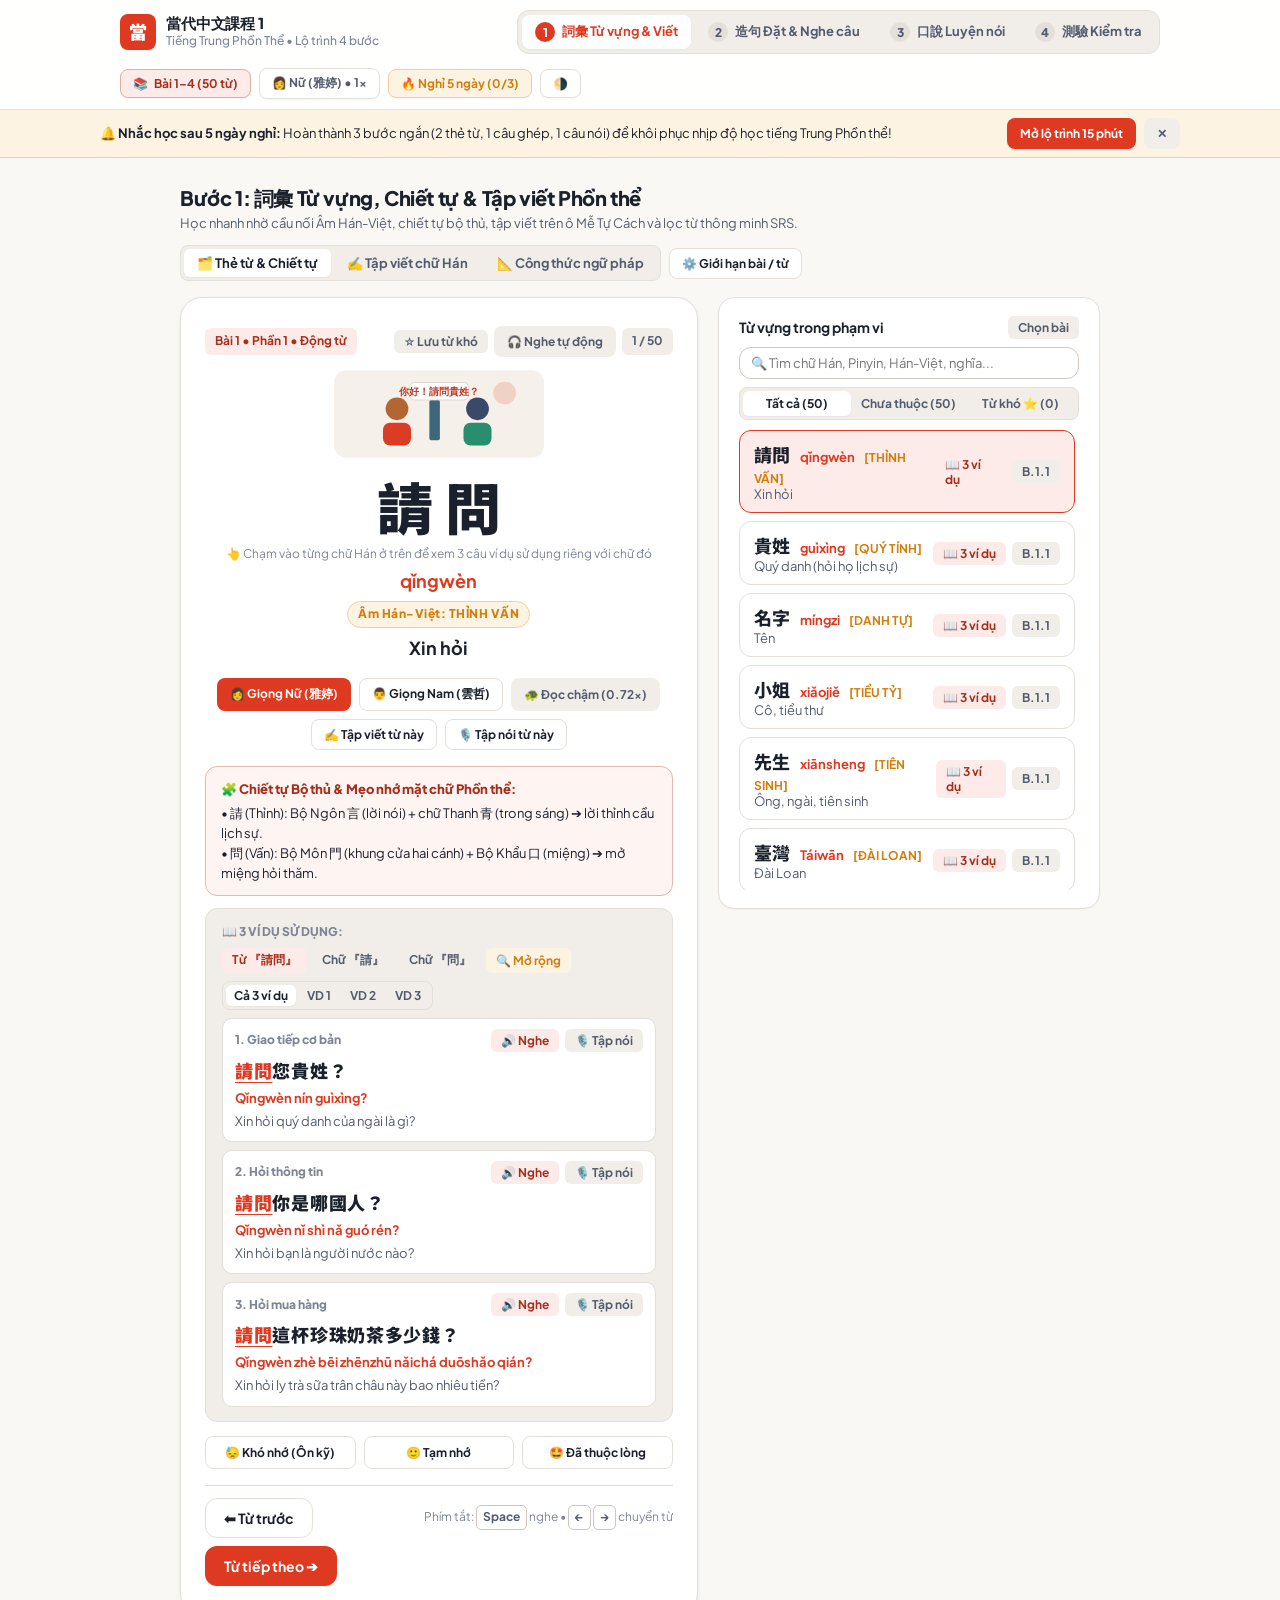
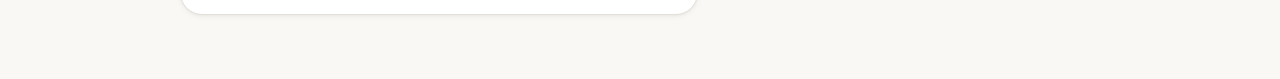
<file: index.html>
<!DOCTYPE html>
<html lang="vi">
<head>
  <meta charset="UTF-8" />
  <meta name="viewport" content="width=device-width, initial-scale=1.0" />
  <title>當代中文課程 1 — Học Tiếng Trung Phồn Thể Khoa Học (Đài Loan)</title>
  <meta name="description" content="Ứng dụng học tiếng Trung Phồn thể theo giáo trình Đương Đại 1 (當代中文課程 1) với lộ trình 4 bước: Từ vựng & Chiết tự bộ thủ, Tập viết Mễ Tự Cách, Đặt câu & Nghe chép, Luyện nói AI chấm phát âm zh-TW." />
  <link rel="stylesheet" href="css/styles.css" />
</head>
<body>
  <!-- ========================================================================
       1. TOP NAVIGATION BAR (Compact, Single-Row Scientific Stepper)
       ======================================================================== -->
  <header class="topbar">
    <div class="topbar-inner">
      <div class="brand">
        <div class="brand-seal" aria-hidden="true">當</div>
        <div>
          <div class="brand-title">當代中文課程 1</div>
          <div class="brand-subtitle">Tiếng Trung Phồn Thể • Lộ trình 4 bước</div>
        </div>
      </div>

      <nav class="step-nav" aria-label="Lộ trình học 4 bước">
        <button id="nav-step-vocab" onclick="App.setStep('vocab')" class="step-tab active">
          <span class="step-num">1</span>
          <span>詞彙 Từ vựng &amp; Viết</span>
        </button>
        <button id="nav-step-sentence" onclick="App.setStep('sentence')" class="step-tab">
          <span class="step-num">2</span>
          <span>造句 Đặt &amp; Nghe câu</span>
        </button>
        <button id="nav-step-speak" onclick="App.setStep('speak')" class="step-tab">
          <span class="step-num">3</span>
          <span>口說 Luyện nói</span>
        </button>
        <button id="nav-step-test" onclick="App.setStep('test')" class="step-tab">
          <span class="step-num">4</span>
          <span>測驗 Kiểm tra</span>
        </button>
      </nav>

      <div class="toolbar-actions">
        <button onclick="App.openScopeModal()" class="pill-btn pill-primary" title="Chọn bài học và giới hạn từ vựng">
          <span>📚</span>
          <span id="top-scope-summary">Bài 1–4 (50 từ)</span>
        </button>
        <button onclick="App.cycleVoiceGender()" class="pill-btn" title="Bấm để đổi giọng Nữ (雅婷) / Nam (雲哲) / Song thanh">
          <span id="top-voice-summary">👩 Nữ (雅婷) • 1x</span>
        </button>
        <button id="top-comeback-btn" onclick="App.openComebackModal()" class="pill-btn pill-alert" title="Nhiệm vụ phá băng sau 5 ngày nghỉ">
          🔥 Nghỉ 5 ngày (0/3)
        </button>
        <button onclick="App.toggleTheme()" class="pill-btn" title="Đổi giao diện Sáng / Tối">
          🌗
        </button>
      </div>
    </div>
  </header>

  <!-- Subtle 1-Line Comeback Strip -->
  <div id="comeback-strip" class="comeback-strip">
    <div class="comeback-strip-inner">
      <div>
        <strong>🔔 Nhắc học sau 5 ngày nghỉ:</strong> Hoàn thành 3 bước ngắn (2 thẻ từ, 1 câu ghép, 1 câu nói) để khôi phục nhịp độ học tiếng Trung Phồn thể!
      </div>
      <div style="display:flex;align-items:center;gap:8px;">
        <button onclick="App.openComebackModal()" class="btn btn-sm btn-primary">Mở lộ trình 15 phút</button>
        <button onclick="App.dismissComebackStrip()" class="btn btn-sm btn-subtle" title="Ẩn thanh nhắc">✕</button>
      </div>
    </div>
  </div>

  <!-- ========================================================================
       2. MAIN FOCUSED STUDY WORKSPACE
       ======================================================================== -->
  <main class="workspace">
    <!-- ======================================================================
         STEP 1: 詞彙 TỪ VỰNG, CHIẾT TỰ, TẬP VIẾT 米字格 & NGỮ PHÁP
         ====================================================================== -->
    <section id="panel-step-vocab">
      <div class="stage-header">
        <div class="stage-title-group">
          <h1>Bước 1: 詞彙 Từ vựng, Chiết tự &amp; Tập viết Phồn thể</h1>
          <p>Học nhanh nhờ cầu nối Âm Hán-Việt, chiết tự bộ thủ, tập viết trên ô Mễ Tự Cách và lọc từ thông minh SRS.</p>
        </div>
        <div style="display:flex;align-items:center;gap:8px;flex-wrap:wrap;">
          <div class="segmented">
            <button id="vsub-flashcard" onclick="App.setVocabSubMode('flashcard')" class="seg-btn active">🗂️ Thẻ từ &amp; Chiết tự</button>
            <button id="vsub-writing" onclick="App.setVocabSubMode('writing')" class="seg-btn">✍️ Tập viết chữ Hán</button>
            <button id="vsub-grammar" onclick="App.setVocabSubMode('grammar')" class="seg-btn">📐 Công thức ngữ pháp</button>
          </div>
          <button onclick="App.openScopeModal()" class="btn btn-sm btn-outline">⚙️ Giới hạn bài / từ</button>
        </div>
      </div>

      <!-- 1A. Flashcard + Etymology + SRS + Scoped Word List -->
      <div id="vocab-flashcard-view" class="vocab-grid">
        <div class="card flashcard-hero">
          <div style="width:100%;display:flex;align-items:center;justify-content:space-between;gap:8px;flex-wrap:wrap;">
            <span id="vc-tag" class="tag tag-primary">Bài 1 • Phần 1</span>
            <div style="display:flex;align-items:center;gap:6px;">
              <button id="vc-bookmark-btn" onclick="App.toggleCurrentBookmark()" class="tag">☆ Lưu từ khó</button>
              <button id="vc-autoplay-btn" onclick="App.toggleAutoPlayVocab()" class="btn btn-sm btn-subtle">🎧 Nghe tự động</button>
              <span id="vc-counter" class="tag">1 / 50</span>
            </div>
          </div>

          <div id="vc-scene" style="margin-top:12px;"></div>
          <div id="vc-hanzi" class="hanzi-display">請問</div>
          <div style="font-size:12px;color:var(--text-muted);margin-bottom:4px;">👆 Chạm vào từng chữ Hán ở trên để xem 3 câu ví dụ sử dụng riêng với chữ đó</div>
          <div id="vc-pinyin" class="pinyin-display">qǐngwèn</div>
          <div id="vc-hv" class="hv-badge">Âm Hán-Việt: THỈNH VẤN</div>
          <div id="vc-meaning" class="meaning-display">Xin hỏi</div>

          <div style="display:flex;flex-wrap:wrap;justify-content:center;gap:8px;margin-bottom:6px;">
            <button onclick="App.speakCurrentVocab('female', false)" class="btn btn-sm btn-primary">👩 Giọng Nữ (雅婷)</button>
            <button onclick="App.speakCurrentVocab('male', false)" class="btn btn-sm btn-outline">👨 Giọng Nam (雲哲)</button>
            <button onclick="App.speakCurrentVocab(null, true)" class="btn btn-sm btn-subtle">🐢 Đọc chậm (0.72x)</button>
            <button onclick="App.setVocabSubMode('writing')" class="btn btn-sm btn-outline">✍️ Tập viết từ này</button>
            <button onclick="App.practiceSpeakCurrentVocab()" class="btn btn-sm btn-outline">🎙️ Tập nói từ này</button>
          </div>

          <!-- Radical & Etymology Memory Aid -->
          <div id="vc-etymology" class="etymology-box"></div>

          <!-- Interactive 3 Usage Examples Explorer (By Word or Individual Character) -->
          <div class="example-box">
            <div style="display:flex;align-items:center;justify-content:space-between;gap:8px;flex-wrap:wrap;margin-bottom:8px;">
              <div style="display:flex;align-items:center;gap:6px;flex-wrap:wrap;">
                <span style="font-size:12px;font-weight:800;color:var(--text-muted);text-transform:uppercase;">📖 3 Ví dụ sử dụng:</span>
                <div id="vc-ex-char-selector" style="display:flex;gap:5px;flex-wrap:wrap;"></div>
              </div>
              <div class="segmented">
                <button id="vc-ex-tab-all" onclick="App.setCardExampleFilter('all')" class="seg-btn active" style="padding:3px 8px;font-size:12px;">Cả 3 ví dụ</button>
                <button id="vc-ex-tab-0" onclick="App.setCardExampleFilter(0)" class="seg-btn" style="padding:3px 8px;font-size:12px;">VD 1</button>
                <button id="vc-ex-tab-1" onclick="App.setCardExampleFilter(1)" class="seg-btn" style="padding:3px 8px;font-size:12px;">VD 2</button>
                <button id="vc-ex-tab-2" onclick="App.setCardExampleFilter(2)" class="seg-btn" style="padding:3px 8px;font-size:12px;">VD 3</button>
              </div>
            </div>
            <div id="vc-examples-list" style="display:flex;flex-direction:column;gap:8px;"></div>
          </div>

          <!-- Spaced Repetition (SRS) Self-Rating Bar -->
          <div class="srs-bar">
            <button id="srs-btn-hard" onclick="App.rateCurrentVocab('hard')" class="srs-btn">😓 Khó nhớ (Ôn kỹ)</button>
            <button id="srs-btn-good" onclick="App.rateCurrentVocab('good')" class="srs-btn">🙂 Tạm nhớ</button>
            <button id="srs-btn-easy" onclick="App.rateCurrentVocab('easy')" class="srs-btn">🤩 Đã thuộc lòng</button>
          </div>

          <div style="width:100%;display:flex;align-items:center;justify-content:space-between;margin-top:16px;padding-top:12px;border-top:1px solid var(--border);flex-wrap:wrap;gap:8px;">
            <button onclick="App.stepVocab(-1)" class="btn btn-outline">⬅ Từ trước</button>
            <span style="font-size:12px;color:var(--text-muted);">Phím tắt: <span class="kbd-chip">Space</span> nghe • <span class="kbd-chip">←</span> <span class="kbd-chip">→</span> chuyển từ</span>
            <button onclick="App.stepVocab(1)" class="btn btn-primary">Từ tiếp theo ➔</button>
          </div>
        </div>

        <aside class="card-compact">
          <div style="display:flex;flex-direction:column;gap:8px;margin-bottom:10px;">
            <div style="display:flex;align-items:center;justify-content:space-between;">
              <strong style="font-size:14px;">Từ vựng trong phạm vi</strong>
              <button onclick="App.openScopeModal()" class="tag">Chọn bài</button>
            </div>
            <input type="text" class="input-field" style="padding:7px 11px;font-size:13px;" placeholder="🔍 Tìm chữ Hán, Pinyin, Hán-Việt, nghĩa..." oninput="App.handleVocabSearch(this.value)" />
            <div class="segmented" style="width:100%;justify-content:space-between;">
              <button id="vfilter-all" onclick="App.setVocabFilter('all')" class="seg-btn active" style="flex:1;font-size:12px;padding:5px 6px;">Tất cả</button>
              <button id="vfilter-unmastered" onclick="App.setVocabFilter('unmastered')" class="seg-btn" style="flex:1;font-size:12px;padding:5px 6px;">Chưa thuộc</button>
              <button id="vfilter-hard" onclick="App.setVocabFilter('hard')" class="seg-btn" style="flex:1;font-size:12px;padding:5px 6px;">Từ khó ⭐</button>
            </div>
          </div>
          <div id="vc-side-list" class="vocab-list-panel"></div>
        </aside>
      </div>

      <!-- 1B. Interactive 米字格 (MiZiGe) Hanzi Writing Pad -->
      <div id="vocab-writing-view" class="card hidden">
        <div style="display:flex;align-items:center;justify-content:space-between;flex-wrap:wrap;gap:10px;margin-bottom:16px;">
          <div>
            <span class="tag tag-primary">Bảng luyện viết chữ Hán Phồn thể (米字格)</span>
            <h3 id="wp-word-title" class="hanzi" style="font-size:20px;font-weight:900;margin-top:4px;">請問 (qǐngwèn) — Xin hỏi</h3>
          </div>
          <div style="display:flex;gap:8px;">
            <button onclick="App.stepVocab(-1)" class="btn btn-sm btn-outline">⬅ Từ trước</button>
            <button onclick="App.stepVocab(1)" class="btn btn-sm btn-outline">Từ tiếp ➔</button>
          </div>
        </div>

        <div class="mizige-stage">
          <div style="display:flex;align-items:center;gap:8px;">
            <span style="font-size:13px;font-weight:700;color:var(--text-secondary);">Chọn từng chữ trong từ để viết:</span>
            <div id="wp-char-tabs" style="display:flex;gap:6px;"></div>
          </div>

          <div class="mizige-canvas-wrap">
            <canvas id="wp-canvas" width="240" height="240" class="mizige-canvas"></canvas>
          </div>

          <div id="wp-char-note" style="font-size:13px;color:var(--text-secondary);max-width:540px;text-align:center;"></div>
          <div id="wp-feedback" style="font-size:13px;font-weight:700;color:var(--primary-text);"></div>

          <div style="display:flex;gap:10px;flex-wrap:wrap;justify-content:center;">
            <button id="wp-guide-btn" onclick="App.toggleWritingGuide()" class="btn btn-sm btn-outline">👁️ Ẩn chữ mẫu</button>
            <button onclick="App.clearWritingCanvas()" class="btn btn-sm btn-outline">↺ Xóa viết lại</button>
            <button onclick="App.speakCurrentVocab()" class="btn btn-sm btn-subtle">🔊 Nghe phát âm</button>
            <button onclick="App.gradeWritingCanvas()" class="btn btn-sm btn-primary">✓ Chấm nét chữ</button>
          </div>
        </div>
      </div>

      <!-- 1C. Grammar View -->
      <div id="vocab-grammar-view" class="hidden">
        <div id="grammar-list-container" style="display:grid;grid-template-columns:repeat(auto-fill,minmax(380px,1fr));gap:16px;"></div>
      </div>
    </section>

    <!-- ======================================================================
         STEP 2: 造句 ĐẶT CÂU, ĐỌC DỊCH & NGHE CHÉP CHÍNH TẢ
         ====================================================================== -->
    <section id="panel-step-sentence" class="hidden">
      <div class="stage-header">
        <div class="stage-title-group">
          <h2>Bước 2: 造句 Đặt câu, Dịch câu &amp; Nghe chép chính tả</h2>
          <p>Luyện phản xạ lắp ghép cấu trúc câu Phồn thể, đọc dịch cụm từ và nghe chép chính tả.</p>
        </div>
        <div class="segmented">
          <button id="ssub-v2z" onclick="App.setSentenceSubMode('v2z')" class="seg-btn active">🇻🇳 ➔ 🇹🇼 Đặt câu</button>
          <button id="ssub-z2v" onclick="App.setSentenceSubMode('z2v')" class="seg-btn">🇹🇼 ➔ 🇻🇳 Dịch câu</button>
          <button id="ssub-dictation" onclick="App.setSentenceSubMode('dictation')" class="seg-btn">🎧 Nghe &amp; Chép</button>
        </div>
      </div>

      <div class="card">
        <div style="display:flex;align-items:center;justify-content:space-between;margin-bottom:16px;flex-wrap:wrap;gap:8px;">
          <span id="sent-tag" class="tag tag-primary">Bài 1 (P.1) • Hỏi quý danh</span>
          <div style="display:flex;align-items:center;gap:8px;">
            <button onclick="App.stepSentence(-1)" class="btn btn-sm btn-outline">⬅ Câu trước</button>
            <span id="sent-counter" class="tag">Câu 1 / 9</span>
            <button onclick="App.stepSentence(1)" class="btn btn-sm btn-outline">Câu tiếp ➔</button>
          </div>
        </div>

        <!-- 2A. Vietnamese -> Chinese Sentence Builder & Listening Dictation -->
        <div id="sent-v2z-view">
          <div class="prompt-box">
            <div id="v2z-mode-label" style="font-size:12px;font-weight:700;color:var(--text-muted);text-transform:uppercase;margin-bottom:4px;">HÃY DỊCH CÂU TIẾNG VIỆT SAU SANG TIẾNG TRUNG PHỒN THỂ</div>
            <div id="v2z-vi-prompt" style="font-size:20px;font-weight:800;">Xin hỏi quý danh của ngài là gì? Tôi họ Vương, tên là Vương Minh Hoa.</div>
            <div id="v2z-hint" style="font-size:13px;color:var(--text-secondary);margin-top:6px;">💡 Công thức: 請問您貴姓？ + 我姓...，叫...</div>
          </div>

          <div id="v2z-answer-well" class="answer-well"></div>

          <div id="v2z-tile-bank" style="display:flex;flex-wrap:wrap;gap:10px;margin-bottom:18px;"></div>

          <div style="display:flex;gap:10px;flex-wrap:wrap;align-items:center;padding-top:14px;border-top:1px solid var(--border);">
            <input id="v2z-manual-input" type="text" class="input-field hanzi" style="flex:1;min-width:220px;" placeholder="Hoặc tự gõ câu chữ Hán Phồn thể vào đây..." onkeydown="if(event.key==='Enter') App.checkV2ZAnswer()" />
            <button onclick="App.giveV2ZNextTileHint()" class="btn btn-outline" title="Tự động điền đúng 1 thẻ từ tiếp theo">💡 Gợi ý từ tiếp</button>
            <button onclick="App.resetV2Z()" class="btn btn-outline">↺ Làm lại</button>
            <button onclick="App.speakCurrentSentence()" class="btn btn-subtle">🔊 Nghe câu</button>
            <button onclick="App.checkV2ZAnswer()" class="btn btn-primary">✓ Kiểm tra đáp án</button>
          </div>

          <div id="v2z-feedback" class="card-compact hidden" style="margin-top:16px;"></div>
        </div>

        <!-- 2B. Chinese -> Vietnamese Reading & Translation -->
        <div id="sent-z2v-view" class="hidden">
          <div class="prompt-box" style="text-align:center;">
            <div style="font-size:12px;font-weight:700;color:var(--text-muted);margin-bottom:10px;">Chạm vào từng cụm chữ Hán để nghe phát âm &amp; xem nghĩa từng từ</div>
            <div id="z2v-gloss-segments" style="display:flex;flex-wrap:wrap;justify-content:center;gap:10px;margin-bottom:12px;"></div>
            <div id="z2v-pinyin" style="font-size:15px;color:var(--primary);font-weight:700;margin-bottom:12px;"></div>
            <div style="display:flex;justify-content:center;gap:8px;flex-wrap:wrap;">
              <button onclick="App.speakCurrentSentence('female', false)" class="btn btn-sm btn-primary">👩 Giọng Nữ đọc</button>
              <button onclick="App.speakCurrentSentence('male', false)" class="btn btn-sm btn-outline">👨 Giọng Nam đọc</button>
              <button onclick="App.speakCurrentSentence(null, true)" class="btn btn-sm btn-subtle">🐢 Đọc chậm (0.72x)</button>
            </div>
          </div>

          <div style="font-size:13px;font-weight:700;color:var(--text-secondary);margin-bottom:10px;">Chọn bản dịch tiếng Việt đúng nhất:</div>
          <div id="z2v-options" style="display:flex;flex-direction:column;gap:8px;"></div>
          <div id="z2v-feedback" class="card-compact hidden" style="margin-top:16px;"></div>
        </div>
      </div>
    </section>

    <!-- ======================================================================
         STEP 3: 口說 PHÒNG LUYỆN NÓI, BIỂU ĐỒ THANH ĐIỆU & SHADOWING (zh-TW)
         ====================================================================== -->
    <section id="panel-step-speak" class="hidden">
      <div class="stage-header">
        <div class="stage-title-group">
          <h2>Bước 3: 口說 Phòng luyện nói, Biểu đồ thanh điệu &amp; Shadowing</h2>
          <p>Xem bản đồ 4 thanh điệu + quy tắc biến điệu tự động, đọc đuổi Shadowing và thu âm chấm từng chữ.</p>
        </div>
        <div class="segmented">
          <button id="spk-sub-sentence" onclick="App.setSpeakSubMode('sentence')" class="seg-btn active">🗣️ Luyện câu</button>
          <button id="spk-sub-word" onclick="App.setSpeakSubMode('word')" class="seg-btn">🔤 Luyện từ</button>
          <button id="spk-sub-roleplay" onclick="App.setSpeakSubMode('roleplay')" class="seg-btn">🎭 Hội thoại</button>
        </div>
      </div>

      <div class="card">
        <!-- Top Item Navigation -->
        <div style="display:flex;align-items:center;justify-content:space-between;margin-bottom:14px;flex-wrap:wrap;gap:8px;">
          <span id="spk-tag" class="tag tag-primary">Bài 1 (P.1) • Luyện nói câu</span>
          <div style="display:flex;align-items:center;gap:8px;">
            <a id="spk-open-https-top" href="https://hunghp2002.github.io/hoc-tieng-trung-phon-the/" target="_blank" rel="noopener" class="btn btn-sm btn-outline hidden">🔗 Mở ở tab riêng (HTTPS) để dùng Micro</a>
            <button onclick="App.stepSpeak(-1)" class="btn btn-sm btn-outline">⬅ Trước</button>
            <span id="spk-counter" class="tag">Mục 1 / 9</span>
            <button onclick="App.stepSpeak(1)" class="btn btn-sm btn-outline">Tiếp ➔</button>
          </div>
        </div>

        <!-- Roleplay Partner Prompt -->
        <div id="spk-roleplay-box" class="card-compact hidden" style="margin-bottom:14px;background:var(--ocean-soft);">
          <div style="display:flex;align-items:center;justify-content:space-between;gap:12px;flex-wrap:wrap;">
            <div>
              <div id="spk-rp-speaker" style="font-size:12px;font-weight:800;color:var(--ocean);">🧑‍🏫 Đối tác Đài Loan</div>
              <div id="spk-rp-qzh" class="hanzi" style="font-size:20px;font-weight:800;margin-top:2px;"></div>
              <div id="spk-rp-qpy" style="font-size:13px;color:var(--text-secondary);"></div>
            </div>
            <button onclick="App.speakRoleplayPartner()" class="btn btn-sm btn-outline">🔊 Nghe câu hỏi</button>
          </div>
        </div>

        <!-- Target Sentence Hero + Visual Tone Contour Map + Tone Sandhi Alerts -->
        <div class="speak-hero">
          <div style="font-size:12px;color:var(--text-muted);font-weight:700;">CHẠM VÀO TỪNG CHỮ HÁN ĐỂ NGHE PHÁT ÂM RIÊNG CHỮ ĐÓ</div>
          <div id="spk-target-zh" class="speak-hanzi-line"></div>
          <div id="spk-target-py" style="font-size:17px;font-weight:700;color:var(--primary);margin-bottom:4px;"></div>
          <div id="spk-target-vi" style="font-size:15px;font-weight:600;color:var(--text-secondary);margin-bottom:10px;"></div>

          <!-- Per-character Visual Tone Contour Row -->
          <div id="spk-tone-contours" class="tone-contour-row"></div>

          <!-- Automatic Tone Sandhi Coaching Alert -->
          <div id="spk-sandhi-alerts" class="card-compact hidden" style="background:var(--amber-soft);border-color:var(--amber-border);color:var(--amber);font-size:13px;font-weight:700;margin:10px auto;max-width:680px;text-align:left;"></div>

          <div style="display:flex;justify-content:center;gap:8px;flex-wrap:wrap;margin-top:10px;">
            <button onclick="App.speakTargetAudio('female', false)" class="btn btn-sm btn-outline">👩 Nghe mẫu Nữ (雅婷)</button>
            <button onclick="App.speakTargetAudio('male', false)" class="btn btn-sm btn-outline">👨 Nghe mẫu Nam (雲哲)</button>
            <button onclick="App.speakTargetAudio(null, true)" class="btn btn-sm btn-subtle">🐢 Nghe mẫu chậm (0.7x)</button>
            <button onclick="App.startShadowingPractice()" class="btn btn-sm btn-jade" title="Máy đọc mẫu trước, sau đó tự động bật Micro để bạn đọc nhại theo ngay">🎧🎙️ Đọc đuổi Shadowing (Nghe ➔ Tự bật Mic)</button>
          </div>
          <div id="spk-tip" style="font-size:13px;color:var(--text-secondary);margin-top:10px;"></div>
        </div>

        <!-- Primary Microphone Recording Bar -->
        <div class="mic-bar">
          <div style="display:flex;align-items:center;gap:10px;flex-wrap:wrap;">
            <button id="spk-mic-btn" onclick="App.toggleMic()" class="btn btn-lg btn-primary">
              <span>🎙️</span>
              <span>Bấm để nói (zh-TW)</span>
            </button>
            <button id="spk-playback-btn" onclick="SpeechService.playLastRecording()" class="btn btn-outline hidden">
              ▶️ Nghe lại giọng vừa thu
            </button>
          </div>

          <div style="display:flex;align-items:center;gap:12px;flex-wrap:wrap;">
            <div id="spk-waveform" class="waveform" aria-hidden="true">
              <span></span><span></span><span></span><span></span><span></span><span></span><span></span><span></span>
            </div>
            <span id="spk-status" style="font-size:13px;font-weight:700;color:var(--text-secondary);">Sẵn sàng thu âm</span>
          </div>
        </div>

        <!-- Diagnostic Banner -->
        <div id="spk-diag-box" class="card-compact hidden" style="margin-top:14px;background:var(--amber-soft);border-color:var(--amber-border);">
          <div id="spk-diag-text" style="font-size:13px;font-weight:600;margin-bottom:10px;"></div>
          <a id="spk-diag-link" href="https://hunghp2002.github.io/hoc-tieng-trung-phon-the/" target="_blank" rel="noopener" class="btn btn-sm btn-primary">🔗 Mở Phòng Thu Âm ở tab riêng (HTTPS)</a>
        </div>

        <!-- Recognized Speech Input & Optional Demo Triggers -->
        <div style="margin-top:16px;display:flex;flex-direction:column;gap:8px;">
          <div style="display:flex;align-items:center;justify-content:space-between;flex-wrap:wrap;gap:8px;font-size:12px;color:var(--text-secondary);">
            <span>📝 Câu chữ Hán nhận diện từ giọng nói của bạn (hoặc bấm phím 🎤 trên bàn phím để nói trực tiếp):</span>
            <div style="display:flex;align-items:center;gap:6px;">
              <span>Xem thử cách chấm:</span>
              <button onclick="App.runDemoSpeech('perfect')" class="tag tag-jade">Mẫu chuẩn</button>
              <button onclick="App.runDemoSpeech('near')" class="tag tag-amber">Mẫu lệch thanh</button>
              <button onclick="App.runDemoSpeech('wrong')" class="tag tag-primary">Mẫu thiếu chữ</button>
            </div>
          </div>
          <div style="display:flex;gap:10px;flex-wrap:wrap;">
            <input id="spk-input" type="text" class="input-field hanzi" style="flex:1;min-width:240px;font-weight:700;" placeholder="Chữ Hán máy nghe được sẽ hiện tại đây..." oninput="App.handleSpeakInputLive(this.value)" onkeydown="if(event.key==='Enter') App.evaluateCurrentSpeech(this.value)" />
            <button onclick="App.evaluateCurrentSpeech()" class="btn btn-jade">🔍 Chấm phát âm</button>
          </div>
        </div>

        <!-- Pronunciation Scorecard Result -->
        <div id="spk-eval-card" class="card-compact hidden" style="margin-top:18px;">
          <div style="display:flex;align-items:center;gap:16px;flex-wrap:wrap;padding-bottom:12px;border-bottom:1px solid var(--border);">
            <div id="spk-score-badge" style="width:58px;height:58px;border-radius:14px;background:var(--jade);color:#fff;font-size:18px;font-weight:900;display:flex;align-items:center;justify-content:center;">100%</div>
            <div>
              <div id="spk-verdict-title" style="font-size:16px;font-weight:800;">🏆 Phát âm rất chuẩn Đài Loan!</div>
              <div id="spk-verdict-sub" style="font-size:13px;color:var(--text-secondary);"></div>
            </div>
          </div>

          <div id="spk-char-grid" class="char-eval-grid"></div>
          <div id="spk-teacher-notes" style="margin-top:14px;padding-top:12px;border-top:1px solid var(--border);font-size:13px;display:flex;flex-direction:column;gap:4px;"></div>
        </div>
      </div>
    </section>

    <!-- ======================================================================
         STEP 4: 測驗 KIỂM TRA PHẢN XẠ & TIẾN ĐỘ HỌC TẬP
         ====================================================================== -->
    <section id="panel-step-test" class="hidden">
      <div class="stage-header">
        <div class="stage-title-group">
          <h2>Bước 4: 測驗 Kiểm tra phản xạ &amp; Tiến độ</h2>
          <p>Củng cố trí nhớ dài hạn qua trò chơi ghép thẻ, bắt lỗi ngữ pháp và theo dõi từ vựng SRS.</p>
        </div>
        <div class="segmented">
          <button id="tsub-match" onclick="App.setTestSubMode('match')" class="seg-btn active">🀄 Ghép thẻ</button>
          <button id="tsub-detective" onclick="App.setTestSubMode('detective')" class="seg-btn">🕵️ Bắt lỗi câu</button>
          <button id="tsub-quiz" onclick="App.setTestSubMode('quiz')" class="seg-btn">⚡ Trắc nghiệm</button>
          <button id="tsub-progress" onclick="App.setTestSubMode('progress')" class="seg-btn">📊 Tiến độ</button>
        </div>
      </div>

      <!-- 4A. Match Game -->
      <div id="test-view-match" class="card">
        <div style="display:flex;align-items:center;justify-content:space-between;margin-bottom:16px;">
          <div>
            <strong style="font-size:16px;">Ghép cặp Chữ Hán Phồn Thể &amp; Nghĩa Tiếng Việt</strong>
            <div style="font-size:13px;color:var(--text-secondary);">Chạm 1 thẻ chữ Hán và 1 thẻ nghĩa tương ứng trong phạm vi bài đang học.</div>
          </div>
          <button onclick="App.initMatchGame()" class="btn btn-sm btn-outline">🔄 Đổi bộ thẻ</button>
        </div>
        <div id="match-board" style="display:grid;grid-template-columns:repeat(auto-fill,minmax(190px,1fr));gap:12px;"></div>
      </div>

      <!-- 4B. Grammar Detective -->
      <div id="test-view-detective" class="card hidden">
        <div style="display:flex;align-items:center;justify-content:space-between;margin-bottom:12px;">
          <span id="det-tag" class="tag tag-primary">Bài 1 • Bắt lỗi ngữ pháp</span>
          <button onclick="App.nextDetective()" class="btn btn-sm btn-outline">Câu khác ➔</button>
        </div>
        <div class="prompt-box" style="text-align:center;">
          <div style="font-size:12px;font-weight:700;color:var(--primary-text);">CÂU DƯỚI ĐÂY ĐANG CÓ 1 LỖI NGỮ PHÁP — HÃY CHỌN CÁCH SỬA ĐÚNG:</div>
          <div id="det-wrong-zh" class="hanzi" style="font-size:28px;font-weight:900;margin-top:8px;"></div>
        </div>
        <div id="det-options" style="display:flex;flex-direction:column;gap:8px;"></div>
        <div id="det-feedback" class="card-compact hidden" style="margin-top:14px;"></div>
      </div>

      <!-- 4C. Quick Quiz -->
      <div id="test-view-quiz" class="card hidden">
        <div style="display:flex;align-items:center;justify-content:space-between;margin-bottom:14px;">
          <span class="tag tag-jade" id="qq-score">Đúng 0 / 0 lượt</span>
          <button onclick="App.nextQuickQuiz()" class="btn btn-sm btn-outline">Đổi câu ➔</button>
        </div>
        <div class="prompt-box" style="text-align:center;">
          <div id="qq-hanzi" class="hanzi" style="font-size:44px;font-weight:900;"></div>
          <div id="qq-pinyin" style="font-size:16px;color:var(--primary);font-weight:700;"></div>
        </div>
        <div id="qq-options" style="display:grid;grid-template-columns:repeat(auto-fill,minmax(240px,1fr));gap:10px;"></div>
        <div id="qq-feedback" class="card-compact hidden" style="margin-top:14px;"></div>
      </div>

      <!-- 4D. Progress & Study Plan -->
      <div id="test-view-progress" class="card hidden">
        <h3 style="font-size:17px;font-weight:800;margin-bottom:14px;">Bảng tổng kết &amp; Thống kê ghi nhớ SRS</h3>
        <div style="display:grid;grid-template-columns:repeat(auto-fill,minmax(190px,1fr));gap:12px;margin-bottom:20px;">
          <div class="card-compact">
            <div style="font-size:12px;color:var(--text-muted);font-weight:700;">TỪ VỰNG ĐÃ THUỘC (SRS)</div>
            <div id="prog-vocab-count" style="font-size:24px;font-weight:900;margin-top:4px;">0/50 thuộc</div>
          </div>
          <div class="card-compact">
            <div style="font-size:12px;color:var(--text-muted);font-weight:700;">CÂU ĐÃ HOÀN THÀNH</div>
            <div id="prog-sent-count" style="font-size:24px;font-weight:900;margin-top:4px;">0 câu</div>
          </div>
          <div class="card-compact">
            <div style="font-size:12px;color:var(--text-muted);font-weight:700;">ĐIỂM PHÁT ÂM TB</div>
            <div id="prog-speak-avg" style="font-size:24px;font-weight:900;margin-top:4px;color:var(--primary);">Chưa thu</div>
          </div>
          <div class="card-compact">
            <div style="font-size:12px;color:var(--text-muted);font-weight:700;">ĐỘ CHÍNH XÁC QUIZ</div>
            <div id="prog-quiz-acc" style="font-size:24px;font-weight:900;margin-top:4px;color:var(--jade);">100%</div>
          </div>
        </div>
        <div class="card-compact" style="background:var(--bg-subtle);">
          <div style="font-weight:800;margin-bottom:4px;">💡 Gợi ý phương pháp học nhanh &amp; nhớ lâu (當代中文課程 1):</div>
          <p style="font-size:13px;color:var(--text-secondary);">
            1. Dùng <strong>Âm Hán-Việt + Chiết tự bộ thủ</strong> ở Bước 1 và viết thử 1 lần trên <strong>Ô Mễ Tự Cách</strong> để nhớ mặt chữ Phồn thể.<br />
            2. Đánh dấu những từ chưa nhớ vào mục <strong>Từ khó ⭐</strong> để lọc ôn riêng.<br />
            3. Ở Bước 3, bấm <strong>🎧🎙️ Đọc đuổi Shadowing</strong> để bắt chước ngay cao độ và biến điệu của giáo viên Đài Loan.
          </p>
        </div>
      </div>
    </section>
  </main>

  <!-- ========================================================================
       3. MODAL 1: LESSON & VOCABULARY SCOPE FILTER + VOICE SETTINGS
       ======================================================================== -->
  <div id="modal-scope" class="modal-backdrop hidden" onclick="if(event.target===this) App.closeScopeModal()">
    <div class="modal-card">
      <div class="modal-header">
        <div>
          <h3 style="font-size:18px;font-weight:800;">📚 Giới hạn phạm vi bài học &amp; Giọng đọc</h3>
          <p style="font-size:13px;color:var(--text-secondary);">Mọi từ vựng, câu ghép, câu luyện nói và bài kiểm tra sẽ chỉ xuất hiện trong phạm vi bạn chọn.</p>
        </div>
        <button onclick="App.closeScopeModal()" class="btn btn-sm btn-subtle">Đóng ✕</button>
      </div>

      <!-- Voice Settings -->
      <div style="margin-bottom:18px;padding-bottom:16px;border-bottom:1px solid var(--border);display:flex;align-items:center;justify-content:space-between;flex-wrap:wrap;gap:10px;">
        <div>
          <strong style="font-size:14px;">🔊 Giọng đọc mẫu Đài Loan (zh-TW)</strong>
          <div style="font-size:12px;color:var(--text-secondary);">Chọn giọng Nữ, giọng Nam hoặc Song thanh</div>
        </div>
        <div style="display:flex;gap:8px;flex-wrap:wrap;">
          <div class="segmented">
            <button id="voice-opt-female" onclick="App.setVoiceOption('female', null)" class="seg-btn active">👩 Nữ (雅婷)</button>
            <button id="voice-opt-male" onclick="App.setVoiceOption('male', null)" class="seg-btn">👨 Nam (雲哲)</button>
            <button id="voice-opt-duet" onclick="App.setVoiceOption('duet', null)" class="seg-btn">👫 Song thanh</button>
          </div>
          <div class="segmented">
            <button id="rate-opt-0_8" onclick="App.setVoiceOption(null, 0.8)" class="seg-btn">0.8x</button>
            <button id="rate-opt-1" onclick="App.setVoiceOption(null, 1.0)" class="seg-btn active">1.0x</button>
            <button id="rate-opt-1_15" onclick="App.setVoiceOption(null, 1.15)" class="seg-btn">1.15x</button>
          </div>
        </div>
      </div>

      <!-- Lesson Selection -->
      <div style="display:flex;align-items:center;justify-content:space-between;margin-bottom:10px;">
        <strong style="font-size:14px;">1. Chọn bài học (Bài 1 – Bài 4)</strong>
        <button onclick="App.handleSelectAllLessons()" class="tag tag-primary">Chọn tất cả Bài 1–4</button>
      </div>
      <div id="scope-lessons-grid" style="display:grid;grid-template-columns:repeat(auto-fill,minmax(270px,1fr));gap:10px;margin-bottom:16px;"></div>

      <!-- Half-Lesson Part Filter -->
      <div style="display:flex;align-items:center;justify-content:space-between;margin-bottom:16px;flex-wrap:wrap;gap:8px;">
        <strong style="font-size:14px;">2. Giới hạn theo nửa bài (Lộ trình 2 ngày / bài)</strong>
        <div class="segmented">
          <button id="scope-part-ALL" onclick="App.handlePartFilter('ALL')" class="seg-btn active">Cả bài (P.1 + P.2)</button>
          <button id="scope-part-1" onclick="App.handlePartFilter(1)" class="seg-btn">Chỉ nửa đầu (P.1)</button>
          <button id="scope-part-2" onclick="App.handlePartFilter(2)" class="seg-btn">Chỉ nửa sau (P.2)</button>
        </div>
      </div>

      <!-- Individual Word Filter -->
      <div style="display:flex;align-items:center;justify-content:space-between;margin-bottom:10px;">
        <strong style="font-size:14px;">3. Bật / tắt từng từ vựng cụ thể</strong>
        <div style="display:flex;gap:6px;">
          <button onclick="App.handleSetAllWords(true)" class="tag">Bật tất cả từ</button>
          <button onclick="App.handleSetAllWords(false)" class="tag">Bỏ chọn bớt</button>
        </div>
      </div>
      <div id="scope-words-grid" style="display:flex;flex-wrap:wrap;gap:6px;max-height:190px;overflow-y:auto;padding:4px;"></div>

      <div style="margin-top:18px;padding-top:14px;border-top:1px solid var(--border);display:flex;justify-content:flex-end;">
        <button onclick="App.closeScopeModal()" class="btn btn-primary">✓ Áp dụng phạm vi học</button>
      </div>
    </div>
  </div>

  <!-- ========================================================================
       4. MODAL 2: 5-DAY COMEBACK MISSION & 15-MINUTE FOCUS TIMER
       ======================================================================== -->
  <div id="modal-comeback" class="modal-backdrop hidden" onclick="if(event.target===this) App.closeComebackModal()">
    <div class="modal-card">
      <div class="modal-header">
        <div>
          <h3 style="font-size:18px;font-weight:800;">🔥 Lộ trình phá băng sau 5 ngày nghỉ học</h3>
          <p style="font-size:13px;color:var(--text-secondary);">Khởi động nhẹ nhàng trong 15 phút để lấy lại cảm giác chữ Hán Phồn thể và thanh điệu.</p>
        </div>
        <button onclick="App.closeComebackModal()" class="btn btn-sm btn-subtle">Đóng ✕</button>
      </div>

      <!-- 15-Minute Focus Timer -->
      <div class="card-compact" style="background:var(--bg-subtle);display:flex;align-items:center;justify-content:space-between;flex-wrap:wrap;gap:12px;margin-bottom:16px;">
        <div>
          <div style="font-size:12px;font-weight:700;color:var(--text-muted);text-transform:uppercase;">Đồng hồ tập trung Pomodoro</div>
          <div id="focus-timer-display" style="font-size:32px;font-weight:900;color:var(--primary);">15:00</div>
        </div>
        <div style="display:flex;gap:8px;flex-wrap:wrap;">
          <button id="focus-timer-btn" onclick="App.toggleFocusTimer()" class="btn btn-primary">▶️ Bắt đầu 15 phút tập trung</button>
          <button onclick="VoiceService.speak('加油！你已經五天沒學中文了，我們現在開始複習吧！', 'female')" class="btn btn-outline">👩 Cô 雅婷 nhắc học</button>
          <button onclick="VoiceService.speak('別放棄！每天練習十五分鐘，你的繁體中文一定會進步！', 'male')" class="btn btn-outline">👨 Thầy 雲哲 khích lệ</button>
        </div>
      </div>

      <strong style="font-size:14px;display:block;margin-bottom:8px;">3 mục tiêu ngắn cần hoàn thành hôm nay:</strong>
      <div id="comeback-task-list" style="display:flex;flex-direction:column;gap:8px;margin-bottom:18px;"></div>

      <div style="display:flex;align-items:center;justify-content:space-between;flex-wrap:wrap;gap:10px;padding-top:14px;border-top:1px solid var(--border);">
        <button onclick="App.triggerInstantComeback()" class="btn btn-jade">⚡ Cam kết học ngay &amp; Kích hoạt đồng hồ</button>
        <button onclick="App.closeComebackModal()" class="btn btn-outline">Quay lại bài học</button>
      </div>
    </div>
  </div>

  <!-- ========================================================================
       5. MODAL 3: 3 USAGE EXAMPLES & COMPOUND WORD EXPLORER FOR ANY CHARACTER/WORD
       ======================================================================== -->
  <div id="modal-examples" class="modal-backdrop hidden" onclick="if(event.target===this) App.closeExamplesModal()">
    <div class="modal-card">
      <div class="modal-header">
        <div style="display:flex;align-items:center;gap:14px;">
          <div id="exm-query-hanzi" class="hanzi" style="font-size:38px;font-weight:900;color:var(--primary);line-height:1;">請問</div>
          <div>
            <h3 style="font-size:17px;font-weight:800;">📖 3 Ví dụ sử dụng thực tế &amp; Mở rộng từ</h3>
            <p id="exm-query-sub" style="font-size:13px;color:var(--text-secondary);"></p>
          </div>
        </div>
        <button onclick="App.closeExamplesModal()" class="btn btn-sm btn-subtle">Đóng ✕</button>
      </div>

      <!-- Radical Etymology of Clicked Character/Word -->
      <div id="exm-etymology" class="etymology-box" style="margin-top:0;margin-bottom:14px;"></div>

      <!-- Compound Words Containing This Character -->
      <div style="margin-bottom:14px;">
        <div style="font-size:12px;font-weight:800;color:var(--text-muted);text-transform:uppercase;margin-bottom:6px;">🔗 Các từ vựng chứa chữ này (Bấm để chuyển sang 3 ví dụ của từ đó):</div>
        <div id="exm-compounds" style="display:flex;flex-wrap:wrap;gap:6px;"></div>
      </div>

      <!-- 3 Contextual Usage Examples -->
      <div style="font-size:12px;font-weight:800;color:var(--text-muted);text-transform:uppercase;margin-bottom:8px;">💬 3 Câu ví dụ sử dụng theo ngữ cảnh (Nghe mẫu hoặc bấm "Luyện nói câu này"):</div>
      <div id="exm-examples-list" style="display:flex;flex-direction:column;gap:10px;"></div>
    </div>
  </div>

  <!-- Modular JavaScript Architecture -->
  <script src="js/data/curriculum.js"></script>
  <script src="js/services/storage.js"></script>
  <script src="js/services/tts.js"></script>
  <script src="js/services/stt.js"></script>
  <script src="js/app.js"></script>
</body>
</html>
</file>
<file: css/styles.css>
/* ==========================================================================
   當代中文課程 1 — Design System & Layout Architecture (Vanilla CSS)
   Aesthetic: Taiwanese Editorial Minimalism (Warm Paper, Vermilion Seal, Jade)
   ========================================================================== */

@import url('https://fonts.googleapis.com/css2?family=Noto+Sans+TC:wght@400;500;700;900&family=Plus+Jakarta+Sans:wght@400;500;600;700;800&display=swap');

:root {
  /* Harmonious HSL Color Tokens — Light Mode (Warm Rice Paper & Ink) */
  --bg: hsl(38, 28%, 97%);
  --bg-subtle: hsl(36, 22%, 93%);
  --surface: hsl(0, 0%, 100%);
  --surface-hover: hsl(36, 25%, 98%);
  --text: hsl(220, 24%, 14%);
  --text-secondary: hsl(220, 14%, 38%);
  --text-muted: hsl(220, 10%, 54%);
  --border: hsl(34, 18%, 87%);
  --border-strong: hsl(34, 16%, 78%);

  /* Brand & Pedagogical Accents */
  --primary: hsl(8, 74%, 50%);          /* Taiwanese Vermilion Seal (印章紅) */
  --primary-hover: hsl(8, 74%, 44%);
  --primary-soft: hsl(8, 80%, 95%);
  --primary-text: hsl(8, 72%, 38%);

  --jade: hsl(160, 64%, 36%);           /* Formosa Jade (翠玉綠) — Correct / Mastered */
  --jade-soft: hsl(158, 55%, 93%);
  --jade-border: hsl(158, 45%, 76%);

  --amber: hsl(34, 88%, 44%);           /* Oolong Amber (烏龍珀) — Tone / Warning */
  --amber-soft: hsl(38, 90%, 94%);
  --amber-border: hsl(36, 75%, 78%);

  --ocean: hsl(212, 72%, 46%);          /* Male Voice / Grammar Accent */
  --ocean-soft: hsl(212, 80%, 95%);

  /* Elevation & Radius */
  --shadow-xs: 0 1px 2px rgba(20, 24, 34, 0.04);
  --shadow-sm: 0 2px 8px -2px rgba(20, 24, 34, 0.06), 0 1px 3px rgba(20, 24, 34, 0.04);
  --shadow-md: 0 10px 28px -6px rgba(20, 24, 34, 0.08), 0 2px 6px rgba(20, 24, 34, 0.04);
  --shadow-lg: 0 20px 44px -12px rgba(20, 24, 34, 0.14);

  --radius-sm: 8px;
  --radius-md: 12px;
  --radius-lg: 16px;
  --radius-xl: 22px;

  /* Typography */
  --font-sans: 'Plus Jakarta Sans', -apple-system, BlinkMacSystemFont, 'Segoe UI', sans-serif;
  --font-hanzi: 'Noto Sans TC', 'PingFang TC', 'Microsoft JhengHei', sans-serif;
}

html.dark {
  --bg: hsl(222, 20%, 10%);
  --bg-subtle: hsl(222, 18%, 14%);
  --surface: hsl(222, 18%, 13%);
  --surface-hover: hsl(222, 18%, 16%);
  --text: hsl(38, 25%, 94%);
  --text-secondary: hsl(220, 14%, 72%);
  --text-muted: hsl(220, 10%, 56%);
  --border: hsl(222, 16%, 21%);
  --border-strong: hsl(222, 16%, 28%);

  --primary: hsl(8, 78%, 58%);
  --primary-hover: hsl(8, 78%, 52%);
  --primary-soft: hsla(8, 75%, 55%, 0.14);
  --primary-text: hsl(8, 85%, 74%);

  --jade: hsl(158, 60%, 46%);
  --jade-soft: hsla(158, 60%, 44%, 0.14);
  --jade-border: hsla(158, 55%, 48%, 0.35);

  --amber: hsl(36, 90%, 56%);
  --amber-soft: hsla(36, 90%, 52%, 0.14);
  --amber-border: hsla(36, 85%, 54%, 0.35);

  --ocean: hsl(212, 82%, 62%);
  --ocean-soft: hsla(212, 80%, 56%, 0.15);
}

/* Base Reset */
*, *::before, *::after {
  box-sizing: border-box;
  margin: 0;
  padding: 0;
}

body {
  font-family: var(--font-sans);
  background-color: var(--bg);
  color: var(--text);
  line-height: 1.55;
  font-size: 15px;
  -webkit-font-smoothing: antialiased;
  min-height: 100vh;
}

.hanzi {
  font-family: var(--font-hanzi);
  letter-spacing: 0.04em;
}

button, input, select {
  font-family: inherit;
  font-size: inherit;
  color: inherit;
}

button {
  cursor: pointer;
  border: none;
  background: none;
  transition: all 0.16s cubic-bezier(0.2, 0.8, 0.2, 1);
}

button:active:not(:disabled) {
  transform: translateY(1px);
}

button:disabled {
  opacity: 0.45;
  cursor: not-allowed;
}

.hidden {
  display: none !important;
}

/* ==========================================================================
   1. Top Navigation & Pedagogical Stepper Bar
   ========================================================================== */
.topbar {
  position: sticky;
  top: 0;
  z-index: 40;
  background: color-mix(in srgb, var(--surface) 88%, transparent);
  backdrop-filter: blur(12px);
  border-bottom: 1px solid var(--border);
}

.topbar-inner {
  max-width: 1080px;
  margin: 0 auto;
  padding: 10px 20px;
  display: flex;
  align-items: center;
  justify-content: space-between;
  gap: 14px;
  flex-wrap: wrap;
}

.brand {
  display: flex;
  align-items: center;
  gap: 10px;
}

.brand-seal {
  width: 36px;
  height: 36px;
  border-radius: var(--radius-sm);
  background: var(--primary);
  color: #fff;
  font-family: var(--font-hanzi);
  font-weight: 900;
  font-size: 18px;
  display: flex;
  align-items: center;
  justify-content: center;
  box-shadow: var(--shadow-xs);
  flex-shrink: 0;
}

.brand-title {
  font-size: 15px;
  font-weight: 800;
  letter-spacing: -0.01em;
  line-height: 1.2;
}

.brand-subtitle {
  font-size: 12px;
  color: var(--text-muted);
  font-weight: 500;
}

/* 4-Step Curriculum Navigation */
.step-nav {
  display: flex;
  align-items: center;
  gap: 4px;
  background: var(--bg-subtle);
  padding: 4px;
  border-radius: var(--radius-md);
  border: 1px solid var(--border);
}

.step-tab {
  display: flex;
  align-items: center;
  gap: 7px;
  padding: 7px 13px;
  border-radius: var(--radius-sm);
  font-size: 13px;
  font-weight: 700;
  color: var(--text-secondary);
  white-space: nowrap;
}

.step-tab:hover {
  color: var(--text);
  background: color-mix(in srgb, var(--surface) 60%, transparent);
}

.step-tab.active {
  background: var(--surface);
  color: var(--primary);
  box-shadow: var(--shadow-xs);
}

.step-num {
  width: 20px;
  height: 20px;
  border-radius: 50%;
  font-size: 12px;
  font-weight: 800;
  display: inline-flex;
  align-items: center;
  justify-content: center;
  background: var(--border);
  color: var(--text-secondary);
}

.step-tab.active .step-num {
  background: var(--primary);
  color: #fff;
}

/* Right Toolbar Pills */
.toolbar-actions {
  display: flex;
  align-items: center;
  gap: 8px;
  flex-wrap: wrap;
}

.pill-btn {
  display: inline-flex;
  align-items: center;
  gap: 6px;
  padding: 6px 12px;
  border-radius: var(--radius-sm);
  border: 1px solid var(--border);
  background: var(--surface);
  font-size: 12px;
  font-weight: 700;
  color: var(--text-secondary);
  box-shadow: var(--shadow-xs);
}

.pill-btn:hover {
  border-color: var(--border-strong);
  color: var(--text);
  background: var(--surface-hover);
}

.pill-btn.pill-primary {
  background: var(--primary-soft);
  border-color: color-mix(in srgb, var(--primary) 30%, var(--border));
  color: var(--primary-text);
}

.pill-btn.pill-alert {
  background: var(--amber-soft);
  border-color: var(--amber-border);
  color: var(--amber);
}

.pill-btn.pill-jade {
  background: var(--jade-soft);
  border-color: var(--jade-border);
  color: var(--jade);
}

/* Subtle 1-Line Comeback Strip (Dismissible, non-intrusive) */
.comeback-strip {
  background: var(--amber-soft);
  border-bottom: 1px solid var(--amber-border);
  padding: 8px 20px;
  font-size: 13px;
}

.comeback-strip-inner {
  max-width: 1080px;
  margin: 0 auto;
  display: flex;
  align-items: center;
  justify-content: space-between;
  gap: 12px;
  flex-wrap: wrap;
}

/* ==========================================================================
   2. Main Workspace Container
   ========================================================================== */
.workspace {
  max-width: 960px;
  margin: 0 auto;
  padding: 24px 20px 64px;
}

/* Context Sub-Header inside Workspace */
.stage-header {
  display: flex;
  align-items: center;
  justify-content: space-between;
  gap: 12px;
  margin-bottom: 16px;
  flex-wrap: wrap;
}

.stage-title-group h1,
.stage-title-group h2 {
  font-size: 20px;
  font-weight: 800;
  letter-spacing: -0.02em;
}

.stage-title-group p {
  font-size: 13px;
  color: var(--text-secondary);
}

/* Segmented Mode Switcher */
.segmented {
  display: inline-flex;
  background: var(--bg-subtle);
  padding: 3px;
  border-radius: var(--radius-sm);
  border: 1px solid var(--border);
  gap: 3px;
}

.seg-btn {
  padding: 6px 13px;
  border-radius: 6px;
  font-size: 13px;
  font-weight: 700;
  color: var(--text-secondary);
}

.seg-btn.active {
  background: var(--surface);
  color: var(--text);
  box-shadow: var(--shadow-xs);
}

/* Cards */
.card {
  background: var(--surface);
  border: 1px solid var(--border);
  border-radius: var(--radius-xl);
  padding: 28px;
  box-shadow: var(--shadow-sm);
}

.card-compact {
  background: var(--surface);
  border: 1px solid var(--border);
  border-radius: var(--radius-lg);
  padding: 18px 20px;
  box-shadow: var(--shadow-xs);
}

/* Badges & Tags */
.tag {
  display: inline-flex;
  align-items: center;
  gap: 5px;
  padding: 4px 10px;
  border-radius: 6px;
  font-size: 12px;
  font-weight: 700;
  background: var(--bg-subtle);
  color: var(--text-secondary);
}

.tag-primary {
  background: var(--primary-soft);
  color: var(--primary-text);
}

.tag-jade {
  background: var(--jade-soft);
  color: var(--jade);
}

.tag-amber {
  background: var(--amber-soft);
  color: var(--amber);
}

/* Buttons */
.btn {
  display: inline-flex;
  align-items: center;
  justify-content: center;
  gap: 8px;
  padding: 10px 18px;
  border-radius: var(--radius-md);
  font-size: 14px;
  font-weight: 700;
  border: 1px solid transparent;
}

.btn-sm {
  padding: 7px 12px;
  font-size: 12px;
  border-radius: var(--radius-sm);
}

.btn-lg {
  padding: 13px 24px;
  font-size: 15px;
  border-radius: var(--radius-md);
}

.btn-primary {
  background: var(--primary);
  color: #fff;
  box-shadow: var(--shadow-xs);
}

.btn-primary:hover:not(:disabled) {
  background: var(--primary-hover);
}

.btn-jade {
  background: var(--jade);
  color: #fff;
}

.btn-jade:hover:not(:disabled) {
  filter: brightness(0.95);
}

.btn-outline {
  background: var(--surface);
  border-color: var(--border);
  color: var(--text);
}

.btn-outline:hover:not(:disabled) {
  background: var(--bg-subtle);
  border-color: var(--border-strong);
}

.btn-subtle {
  background: var(--bg-subtle);
  color: var(--text-secondary);
}

.btn-subtle:hover:not(:disabled) {
  color: var(--text);
  background: var(--border);
}

/* ==========================================================================
   3. Step 1: Vocabulary & Grammar Layout
   ========================================================================== */
.vocab-grid {
  display: grid;
  grid-template-columns: 1.15fr 0.85fr;
  gap: 20px;
  align-items: start;
}

.flashcard-hero {
  display: flex;
  flex-direction: column;
  align-items: center;
  text-align: center;
  padding: 28px 24px;
  position: relative;
}

.hanzi-display {
  font-family: var(--font-hanzi);
  font-size: 56px;
  font-weight: 900;
  line-height: 1.15;
  color: var(--text);
  margin: 10px 0 6px;
}

.pinyin-display {
  font-size: 18px;
  font-weight: 700;
  color: var(--primary);
  margin-bottom: 6px;
}

.meaning-display {
  font-size: 18px;
  font-weight: 700;
  color: var(--text);
  margin-bottom: 16px;
}

.example-box {
  width: 100%;
  background: var(--bg-subtle);
  border-radius: var(--radius-md);
  padding: 14px 16px;
  text-align: left;
  margin-top: 12px;
  border: 1px solid var(--border);
}

.vocab-list-panel {
  max-height: 460px;
  overflow-y: auto;
  display: flex;
  flex-direction: column;
  gap: 8px;
  padding-right: 4px;
}

.vocab-row {
  display: flex;
  align-items: center;
  justify-content: space-between;
  padding: 10px 14px;
  border-radius: var(--radius-md);
  border: 1px solid var(--border);
  background: var(--surface);
  text-align: left;
  width: 100%;
}

.vocab-row:hover {
  border-color: var(--border-strong);
  background: var(--surface-hover);
}

.vocab-row.active {
  border-color: var(--primary);
  background: var(--primary-soft);
}

/* ==========================================================================
   4. Step 2: Sentence Builder & Reading Translation
   ========================================================================== */
.prompt-box {
  background: var(--bg-subtle);
  border: 1px solid var(--border);
  border-radius: var(--radius-lg);
  padding: 20px 22px;
  margin-bottom: 20px;
}

.answer-well {
  min-height: 68px;
  padding: 14px 16px;
  border-radius: var(--radius-lg);
  border: 2px dashed var(--border-strong);
  background: var(--bg);
  display: flex;
  flex-wrap: wrap;
  align-items: center;
  gap: 8px;
  margin-bottom: 18px;
  transition: border-color 0.16s ease;
}

.answer-well.filled {
  border-style: solid;
  border-color: var(--primary);
  background: var(--surface);
}

.word-tile {
  padding: 9px 16px;
  border-radius: var(--radius-sm);
  border: 1px solid var(--border-strong);
  background: var(--surface);
  font-size: 18px;
  font-weight: 700;
  box-shadow: 0 2px 0 var(--border);
}

.word-tile:hover:not(:disabled) {
  border-color: var(--primary);
  color: var(--primary);
  transform: translateY(-1px);
}

.word-tile.tile-picked {
  background: var(--primary);
  color: #fff;
  border-color: var(--primary);
  box-shadow: none;
}

.input-field {
  width: 100%;
  padding: 11px 15px;
  border-radius: var(--radius-md);
  border: 1px solid var(--border-strong);
  background: var(--surface);
  font-size: 15px;
  outline: none;
  transition: border-color 0.15s ease, box-shadow 0.15s ease;
}

.input-field:focus {
  border-color: var(--primary);
  box-shadow: 0 0 0 3px var(--primary-soft);
}

/* ==========================================================================
   5. Step 3: Speaking Studio (zh-TW)
   ========================================================================== */
.speak-hero {
  text-align: center;
  padding: 24px 20px;
  background: var(--bg-subtle);
  border: 1px solid var(--border);
  border-radius: var(--radius-lg);
  margin-bottom: 20px;
}

.speak-hanzi-line {
  font-family: var(--font-hanzi);
  font-size: 36px;
  font-weight: 900;
  line-height: 1.3;
  display: flex;
  flex-wrap: wrap;
  justify-content: center;
  gap: 4px;
  margin: 12px 0 8px;
}

.speak-char {
  padding: 2px 6px;
  border-radius: var(--radius-sm);
  cursor: pointer;
  transition: all 0.15s ease;
}

.speak-char:hover {
  background: var(--primary-soft);
  color: var(--primary);
}

.speak-char.char-active {
  background: var(--amber);
  color: #fff;
  transform: scale(1.08);
}

.speak-char.char-done {
  color: var(--jade);
}

.mic-bar {
  display: flex;
  align-items: center;
  justify-content: space-between;
  gap: 16px;
  padding: 16px 20px;
  border-radius: var(--radius-lg);
  border: 1px solid var(--border);
  background: var(--surface);
  flex-wrap: wrap;
}

.btn-mic-recording {
  background: hsl(0, 78%, 52%) !important;
  color: #fff !important;
  box-shadow: 0 0 0 4px hsla(0, 78%, 52%, 0.22) !important;
  animation: pulse-ring 1.4s infinite;
}

@keyframes pulse-ring {
  0%, 100% { box-shadow: 0 0 0 3px hsla(0, 78%, 52%, 0.22); }
  50% { box-shadow: 0 0 0 8px hsla(0, 78%, 52%, 0.1); }
}

.waveform {
  display: flex;
  align-items: flex-end;
  gap: 4px;
  height: 28px;
  padding: 4px 10px;
  border-radius: var(--radius-sm);
  background: var(--bg-subtle);
}

.waveform span {
  width: 4px;
  height: 8px;
  border-radius: 99px;
  background: var(--primary);
  transition: height 0.08s ease;
}

/* Character Evaluation Cards */
.char-eval-grid {
  display: flex;
  flex-wrap: wrap;
  gap: 10px;
  margin-top: 14px;
}

.char-eval-card {
  min-width: 72px;
  padding: 10px 12px;
  border-radius: var(--radius-md);
  border: 1px solid var(--border);
  display: flex;
  flex-direction: column;
  align-items: center;
  gap: 3px;
  background: var(--surface);
}

.char-eval-card.status-exact {
  border-color: var(--jade-border);
  background: var(--jade-soft);
}

.char-eval-card.status-near {
  border-color: var(--amber-border);
  background: var(--amber-soft);
}

.char-eval-card.status-missing {
  border-color: color-mix(in srgb, var(--primary) 40%, var(--border));
  background: var(--primary-soft);
}

/* ==========================================================================
   6. Modals / Drawers (Scope Filter & Progress/5-Day Comeback)
   ========================================================================== */
.modal-backdrop {
  position: fixed;
  inset: 0;
  z-index: 60;
  background: rgba(15, 18, 28, 0.48);
  backdrop-filter: blur(4px);
  display: flex;
  align-items: center;
  justify-content: center;
  padding: 20px;
}

.modal-card {
  width: 100%;
  max-width: 680px;
  max-height: 86vh;
  overflow-y: auto;
  background: var(--surface);
  border: 1px solid var(--border);
  border-radius: var(--radius-xl);
  padding: 24px 26px;
  box-shadow: var(--shadow-lg);
}

.modal-header {
  display: flex;
  align-items: center;
  justify-content: space-between;
  gap: 12px;
  padding-bottom: 14px;
  border-bottom: 1px solid var(--border);
  margin-bottom: 18px;
}

/* Responsive */
@media (max-width: 768px) {
  .vocab-grid {
    grid-template-columns: 1fr;
  }
  .hanzi-display {
    font-size: 44px;
  }
  .speak-hanzi-line {
    font-size: 28px;
  }
  .card {
    padding: 20px;
  }
  .step-nav {
    width: 100%;
    overflow-x: auto;
  }
}

/* ==========================================================================
   7. Learning Accelerator Components (Etymology, SRS, Writing Pad, Tone Map)
   ========================================================================== */
.hv-badge {
  display: inline-flex;
  align-items: center;
  gap: 5px;
  padding: 3px 10px;
  border-radius: 99px;
  font-size: 12px;
  font-weight: 800;
  letter-spacing: 0.04em;
  background: var(--amber-soft);
  color: var(--amber);
  border: 1px solid var(--amber-border);
  margin-bottom: 6px;
}

.etymology-box {
  width: 100%;
  background: color-mix(in srgb, var(--primary-soft) 55%, var(--surface));
  border: 1px solid color-mix(in srgb, var(--primary) 22%, var(--border));
  border-radius: var(--radius-md);
  padding: 12px 15px;
  text-align: left;
  margin-top: 10px;
  font-size: 13px;
}

.srs-bar {
  width: 100%;
  display: grid;
  grid-template-columns: repeat(3, 1fr);
  gap: 8px;
  margin-top: 14px;
}

.srs-btn {
  padding: 8px 10px;
  border-radius: var(--radius-sm);
  border: 1px solid var(--border);
  background: var(--surface);
  font-size: 12px;
  font-weight: 700;
  display: flex;
  align-items: center;
  justify-content: center;
  gap: 5px;
}

.srs-btn:hover {
  border-color: var(--border-strong);
  background: var(--bg-subtle);
}

.srs-btn.active-hard {
  background: var(--primary-soft);
  border-color: var(--primary);
  color: var(--primary-text);
}

.srs-btn.active-good {
  background: var(--amber-soft);
  border-color: var(--amber-border);
  color: var(--amber);
}

.srs-btn.active-easy {
  background: var(--jade-soft);
  border-color: var(--jade-border);
  color: var(--jade);
}

/* 米字格 (Mi Zi Ge) Traditional Character Writing Pad */
.mizige-stage {
  display: flex;
  flex-direction: column;
  align-items: center;
  gap: 14px;
}

.mizige-canvas-wrap {
  position: relative;
  width: 240px;
  height: 240px;
  border-radius: var(--radius-lg);
  border: 2px solid var(--primary);
  background: var(--surface);
  box-shadow: var(--shadow-sm);
  overflow: hidden;
  touch-action: none;
}

.mizige-canvas {
  width: 100%;
  height: 100%;
  display: block;
  cursor: crosshair;
}

/* Visual Tone Contour & Tone Sandhi Coaching */
.tone-contour-row {
  display: flex;
  flex-wrap: wrap;
  justify-content: center;
  gap: 8px;
  margin: 10px 0;
}

.tone-chip {
  padding: 5px 10px;
  border-radius: var(--radius-sm);
  border: 1px solid var(--border);
  background: var(--surface);
  display: inline-flex;
  flex-direction: column;
  align-items: center;
  min-width: 58px;
  cursor: pointer;
}

.tone-chip:hover {
  border-color: var(--primary);
}

.tone-chip.sandhi-changed {
  border-color: var(--amber-border);
  background: var(--amber-soft);
}

.kbd-chip {
  display: inline-block;
  padding: 2px 6px;
  border-radius: 5px;
  border: 1px solid var(--border-strong);
  background: var(--surface);
  font-size: 12px;
  font-weight: 700;
  color: var(--text-secondary);
}
</file>
